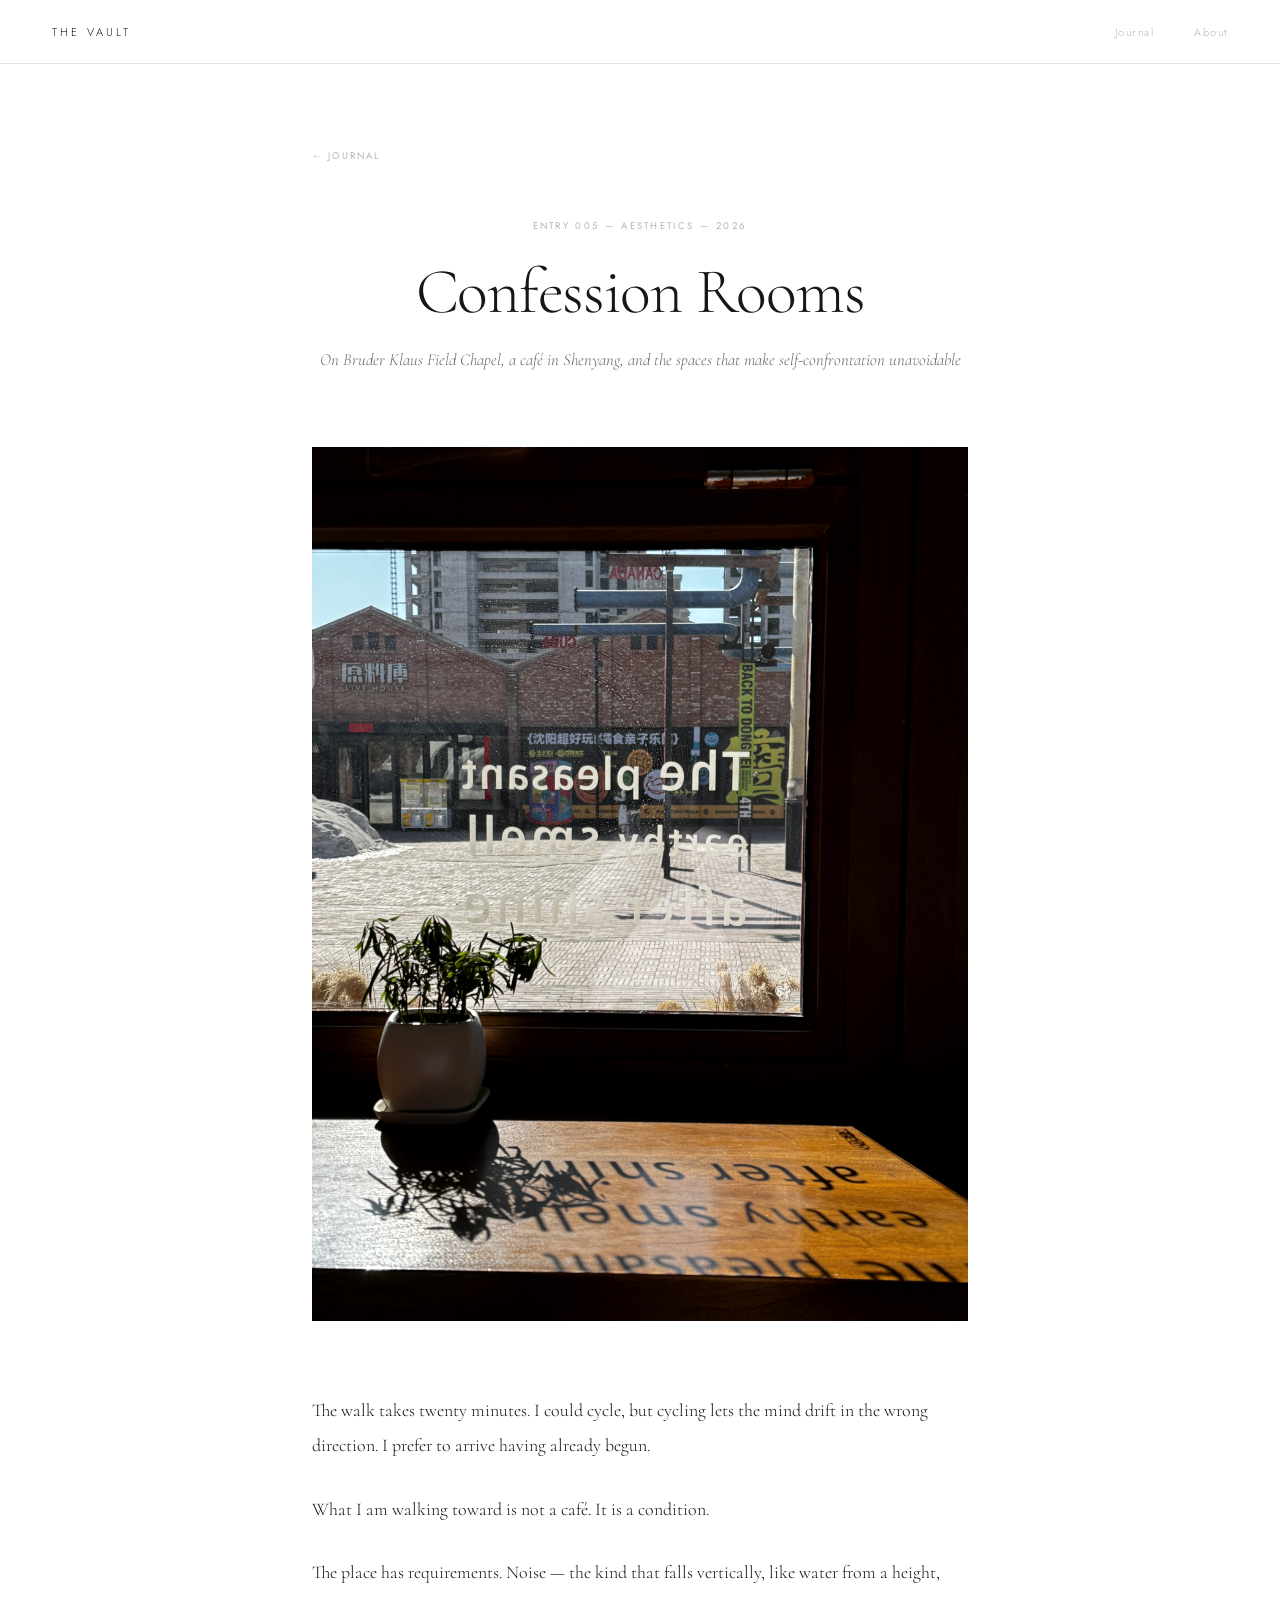
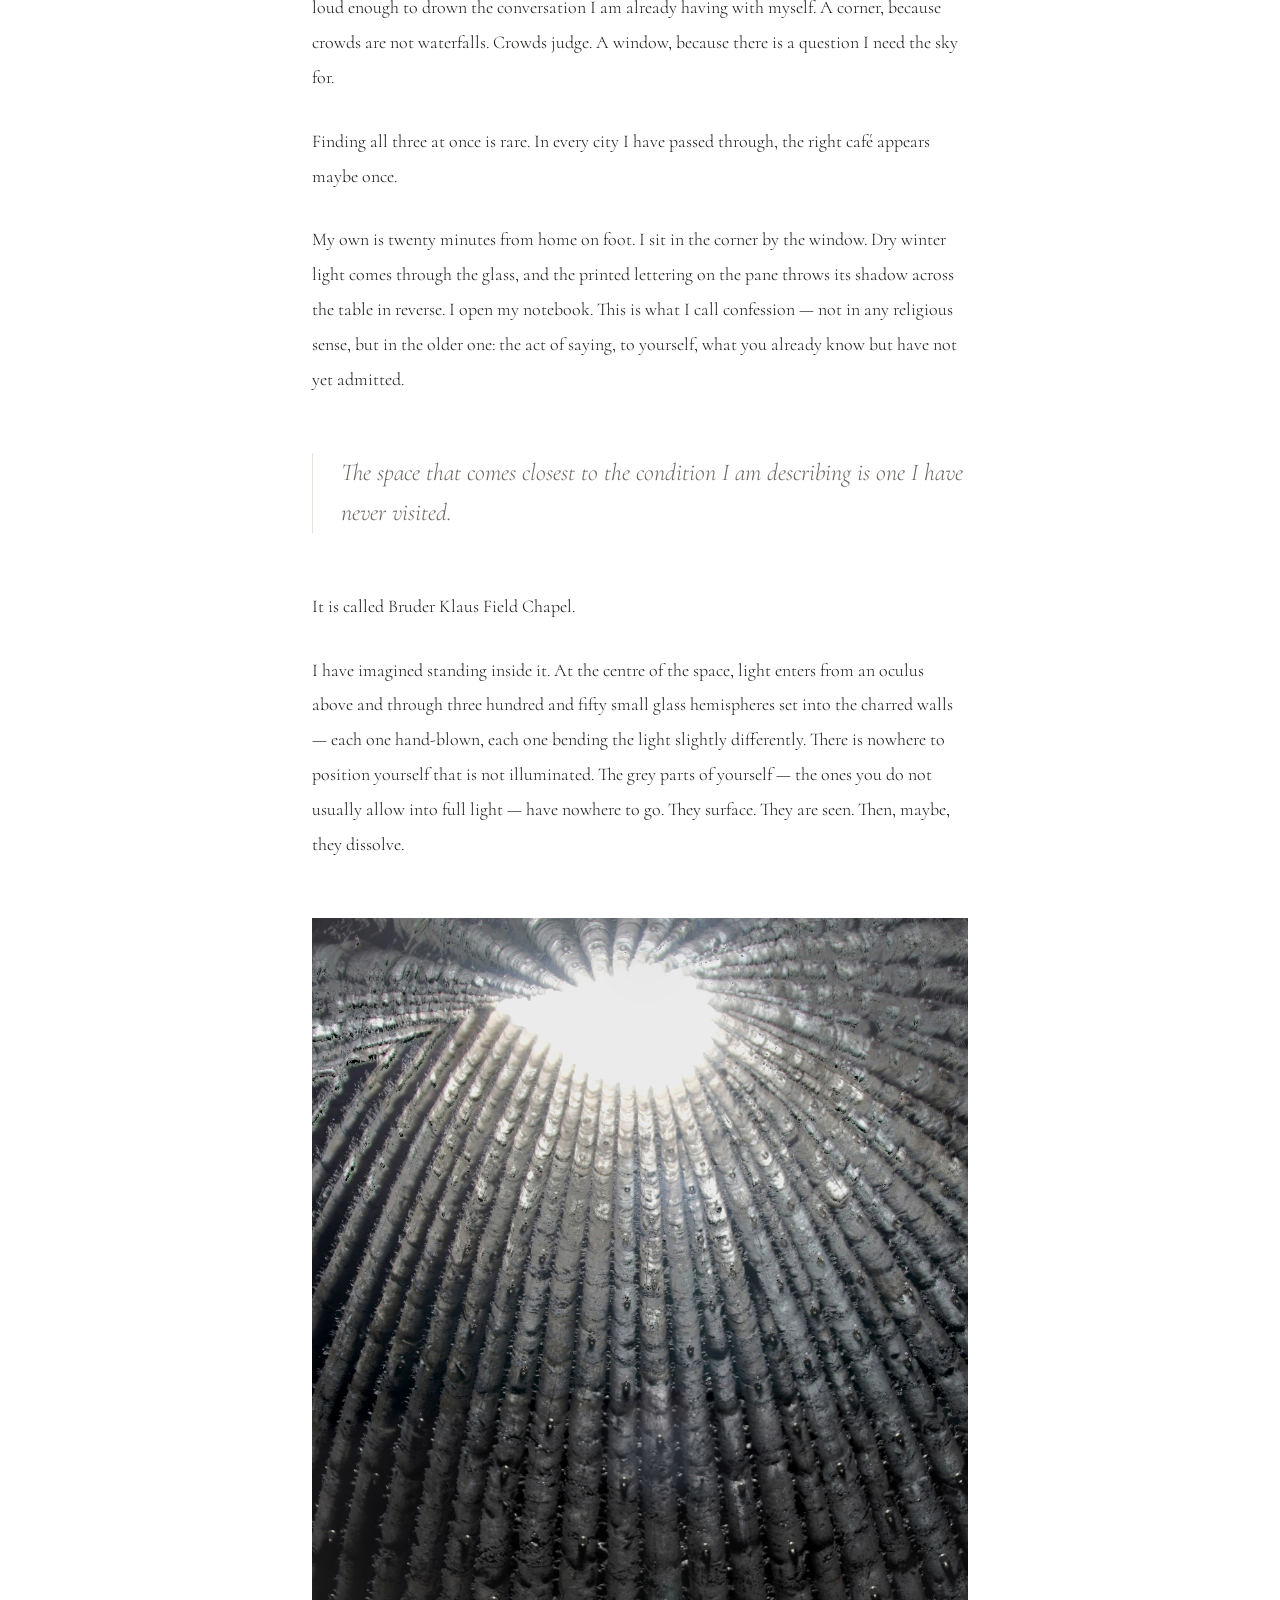
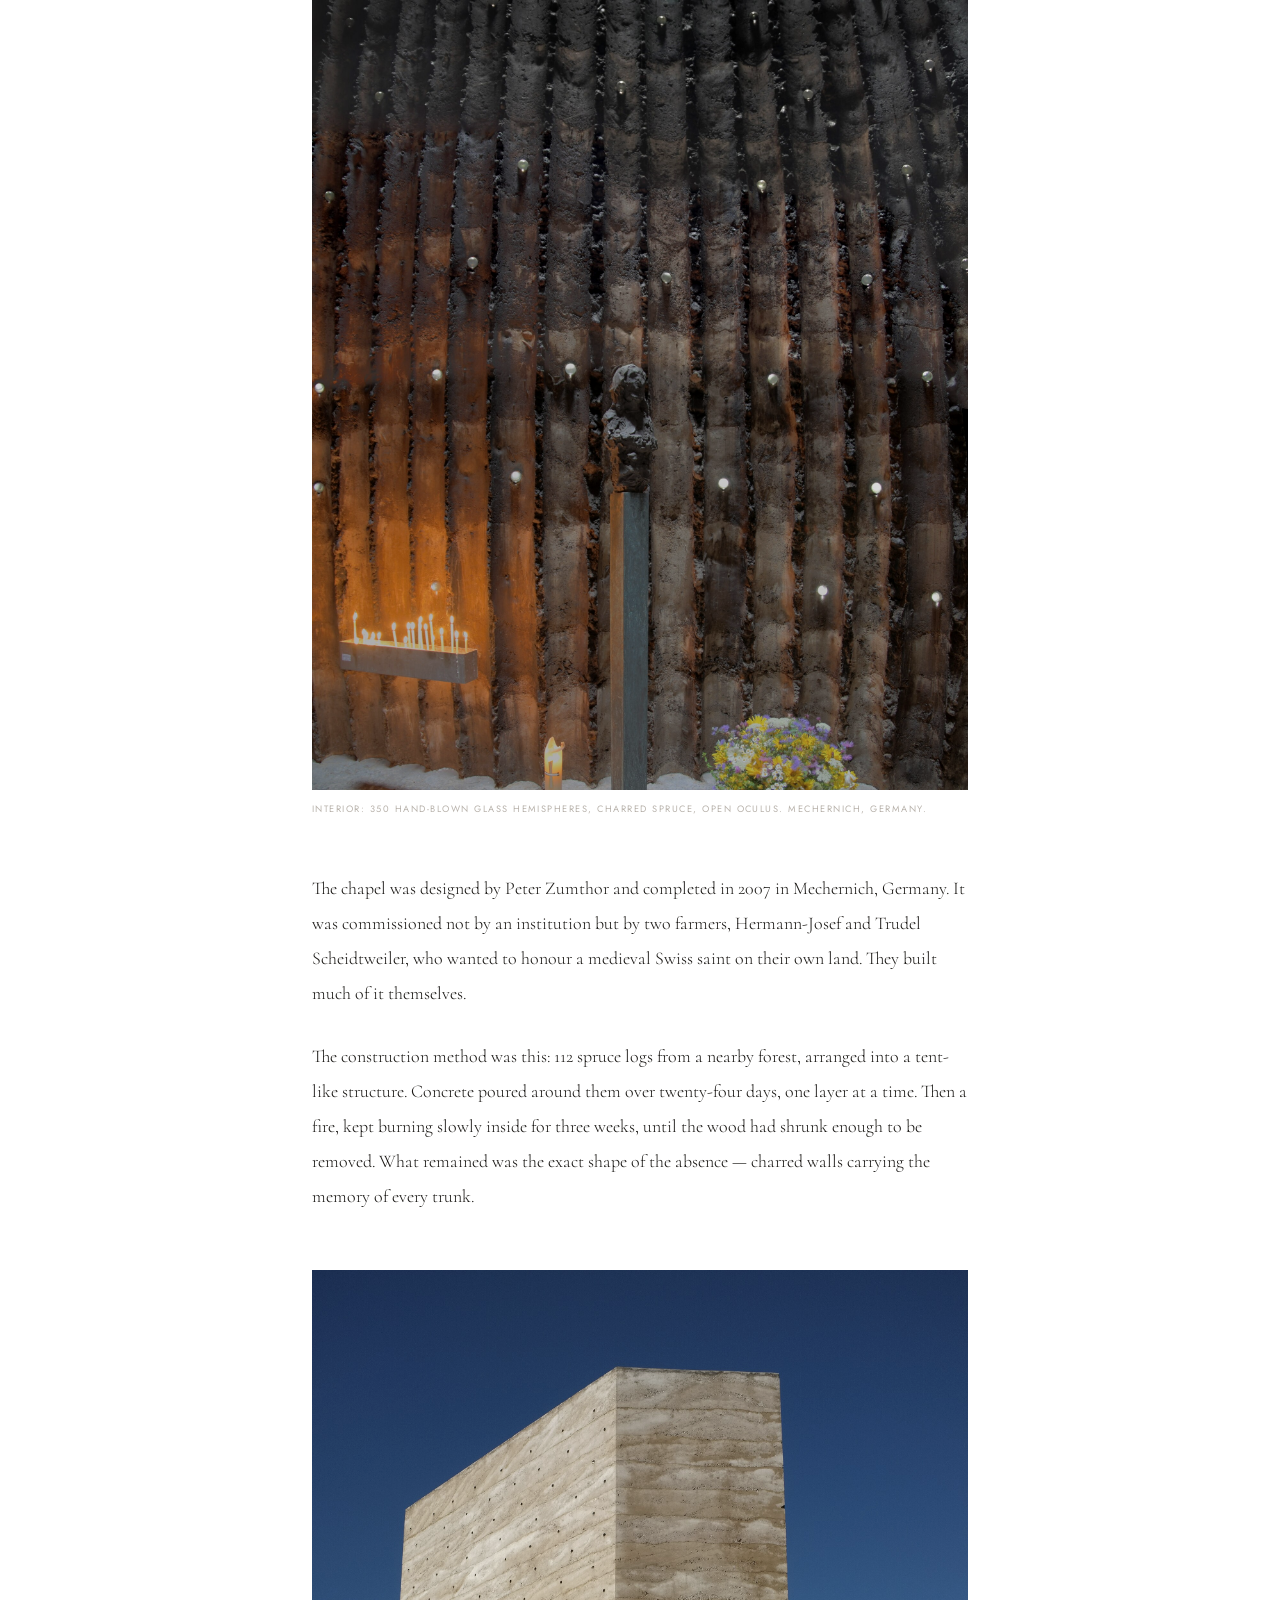
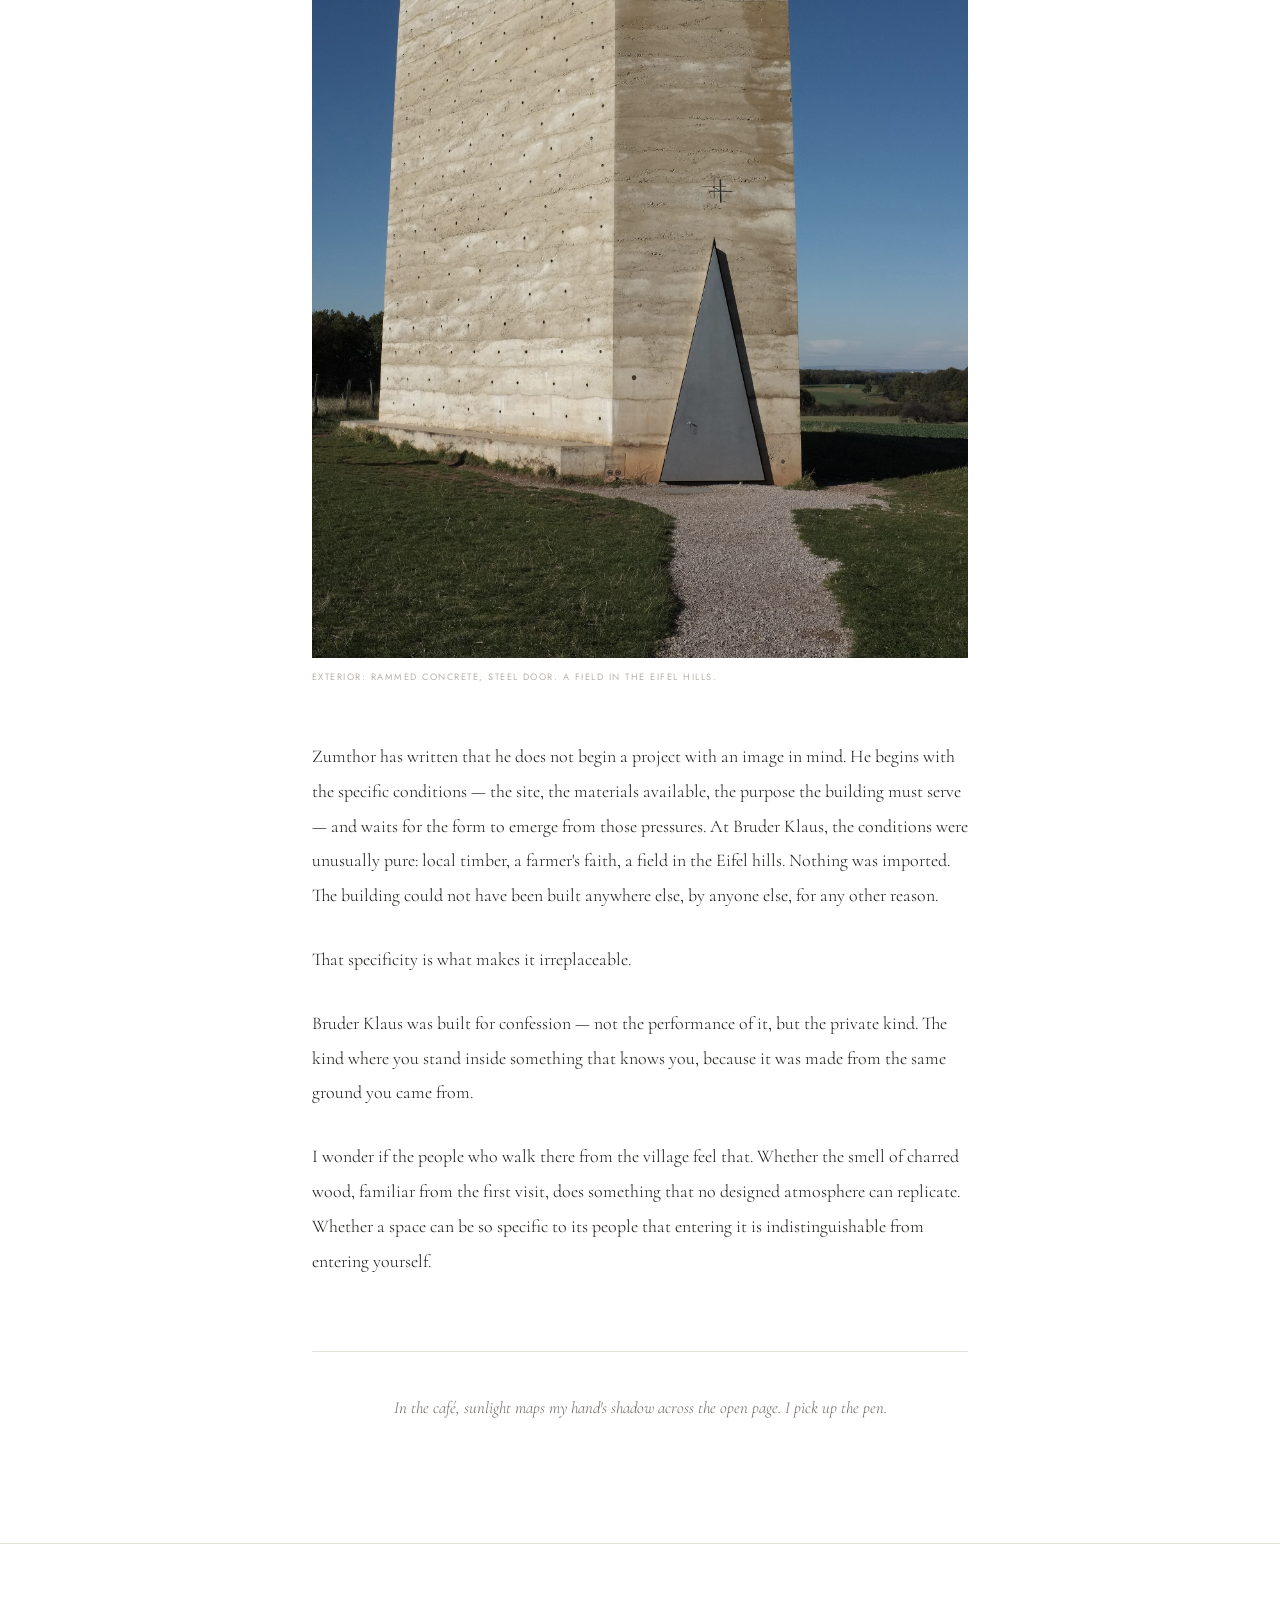
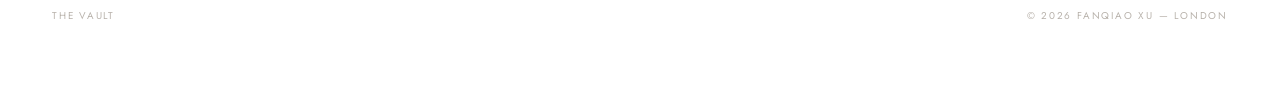
<file: diary_bruderklaus.html>
<!DOCTYPE html>
<html lang="en">
<head>
    <meta charset="UTF-8">
    <meta name="viewport" content="width=device-width, initial-scale=1.0">
    <title>Confession Rooms — The Vault</title>
    <link rel="stylesheet" href="vault.css">
    <link rel="stylesheet" href="article.css">
</head>
<body class="page-wrap">

<nav class="site-nav">
    <a href="index.html" class="nav-logo">The Vault</a>
    <div class="nav-links">
        <a href="index.html">Journal</a>
        <a href="about.html">About</a>
    </div>
</nav>

<div class="article-wrap">
    <a href="index.html" class="article-back">← Journal</a>

    <header class="article-header">
        <span class="article-kicker">Entry 005 — Aesthetics — 2026</span>
        <h1 class="article-title">Confession Rooms</h1>
        <p class="article-subtitle">On Bruder Klaus Field Chapel, a café in Shenyang, and the spaces that make self-confrontation unavoidable</p>
    </header>

    <img src="shenyang_cafe.JPG" alt="Café window, Shenyang" class="article-hero-img" style="filter: saturate(0.88) contrast(1.04);">

    <div class="article-body">

        <p>The walk takes twenty minutes. I could cycle, but cycling lets the mind drift in the wrong direction. I prefer to arrive having already begun.</p>

        <p>What I am walking toward is not a café. It is a condition.</p>

        <p>The place has requirements. Noise — the kind that falls vertically, like water from a height, loud enough to drown the conversation I am already having with myself. A corner, because crowds are not waterfalls. Crowds judge. A window, because there is a question I need the sky for.</p>

        <p>Finding all three at once is rare. In every city I have passed through, the right café appears maybe once.</p>

        <p>My own is twenty minutes from home on foot. I sit in the corner by the window. Dry winter light comes through the glass, and the printed lettering on the pane throws its shadow across the table in reverse. I open my notebook. This is what I call confession — not in any religious sense, but in the older one: the act of saying, to yourself, what you already know but have not yet admitted.</p>

        <div class="article-pull">
            The space that comes closest to the condition I am describing is one I have never visited.
        </div>

        <p>It is called Bruder Klaus Field Chapel.</p>

        <p>I have imagined standing inside it. At the centre of the space, light enters from an oculus above and through three hundred and fifty small glass hemispheres set into the charred walls — each one hand-blown, each one bending the light slightly differently. There is nowhere to position yourself that is not illuminated. The grey parts of yourself — the ones you do not usually allow into full light — have nowhere to go. They surface. They are seen. Then, maybe, they dissolve.</p>

    </div>

    <img src="chapel_interior.jpg" alt="Bruder Klaus Field Chapel interior — charred walls and oculus" class="article-img" style="filter: saturate(0.75) contrast(1.06) brightness(0.92);">
    <span class="article-img-caption">Interior: 350 hand-blown glass hemispheres, charred spruce, open oculus. Mechernich, Germany.</span>

    <div class="article-body">

        <p>The chapel was designed by Peter Zumthor and completed in 2007 in Mechernich, Germany. It was commissioned not by an institution but by two farmers, Hermann-Josef and Trudel Scheidtweiler, who wanted to honour a medieval Swiss saint on their own land. They built much of it themselves.</p>

        <p>The construction method was this: 112 spruce logs from a nearby forest, arranged into a tent-like structure. Concrete poured around them over twenty-four days, one layer at a time. Then a fire, kept burning slowly inside for three weeks, until the wood had shrunk enough to be removed. What remained was the exact shape of the absence — charred walls carrying the memory of every trunk.</p>

    </div>

    <img src="chapel_exterior.jpeg" alt="Bruder Klaus Field Chapel exterior" class="article-img" style="filter: saturate(0.82) contrast(1.03);">
    <span class="article-img-caption">Exterior: rammed concrete, steel door. A field in the Eifel hills.</span>

    <div class="article-body">

        <p>Zumthor has written that he does not begin a project with an image in mind. He begins with the specific conditions — the site, the materials available, the purpose the building must serve — and waits for the form to emerge from those pressures. At Bruder Klaus, the conditions were unusually pure: local timber, a farmer's faith, a field in the Eifel hills. Nothing was imported. The building could not have been built anywhere else, by anyone else, for any other reason.</p>

        <p>That specificity is what makes it irreplaceable.</p>

        <p>Bruder Klaus was built for confession — not the performance of it, but the private kind. The kind where you stand inside something that knows you, because it was made from the same ground you came from.</p>

        <p>I wonder if the people who walk there from the village feel that. Whether the smell of charred wood, familiar from the first visit, does something that no designed atmosphere can replicate. Whether a space can be so specific to its people that entering it is indistinguishable from entering yourself.</p>

    </div>

    <div class="article-conclusion">
        In the café, sunlight maps my hand's shadow across the open page. I pick up the pen.
    </div>

</div>

<footer class="site-footer">
    <span>The Vault</span>
    <span>© 2026 Fanqiao Xu — London</span>
</footer>

</body>
</html>
</file>
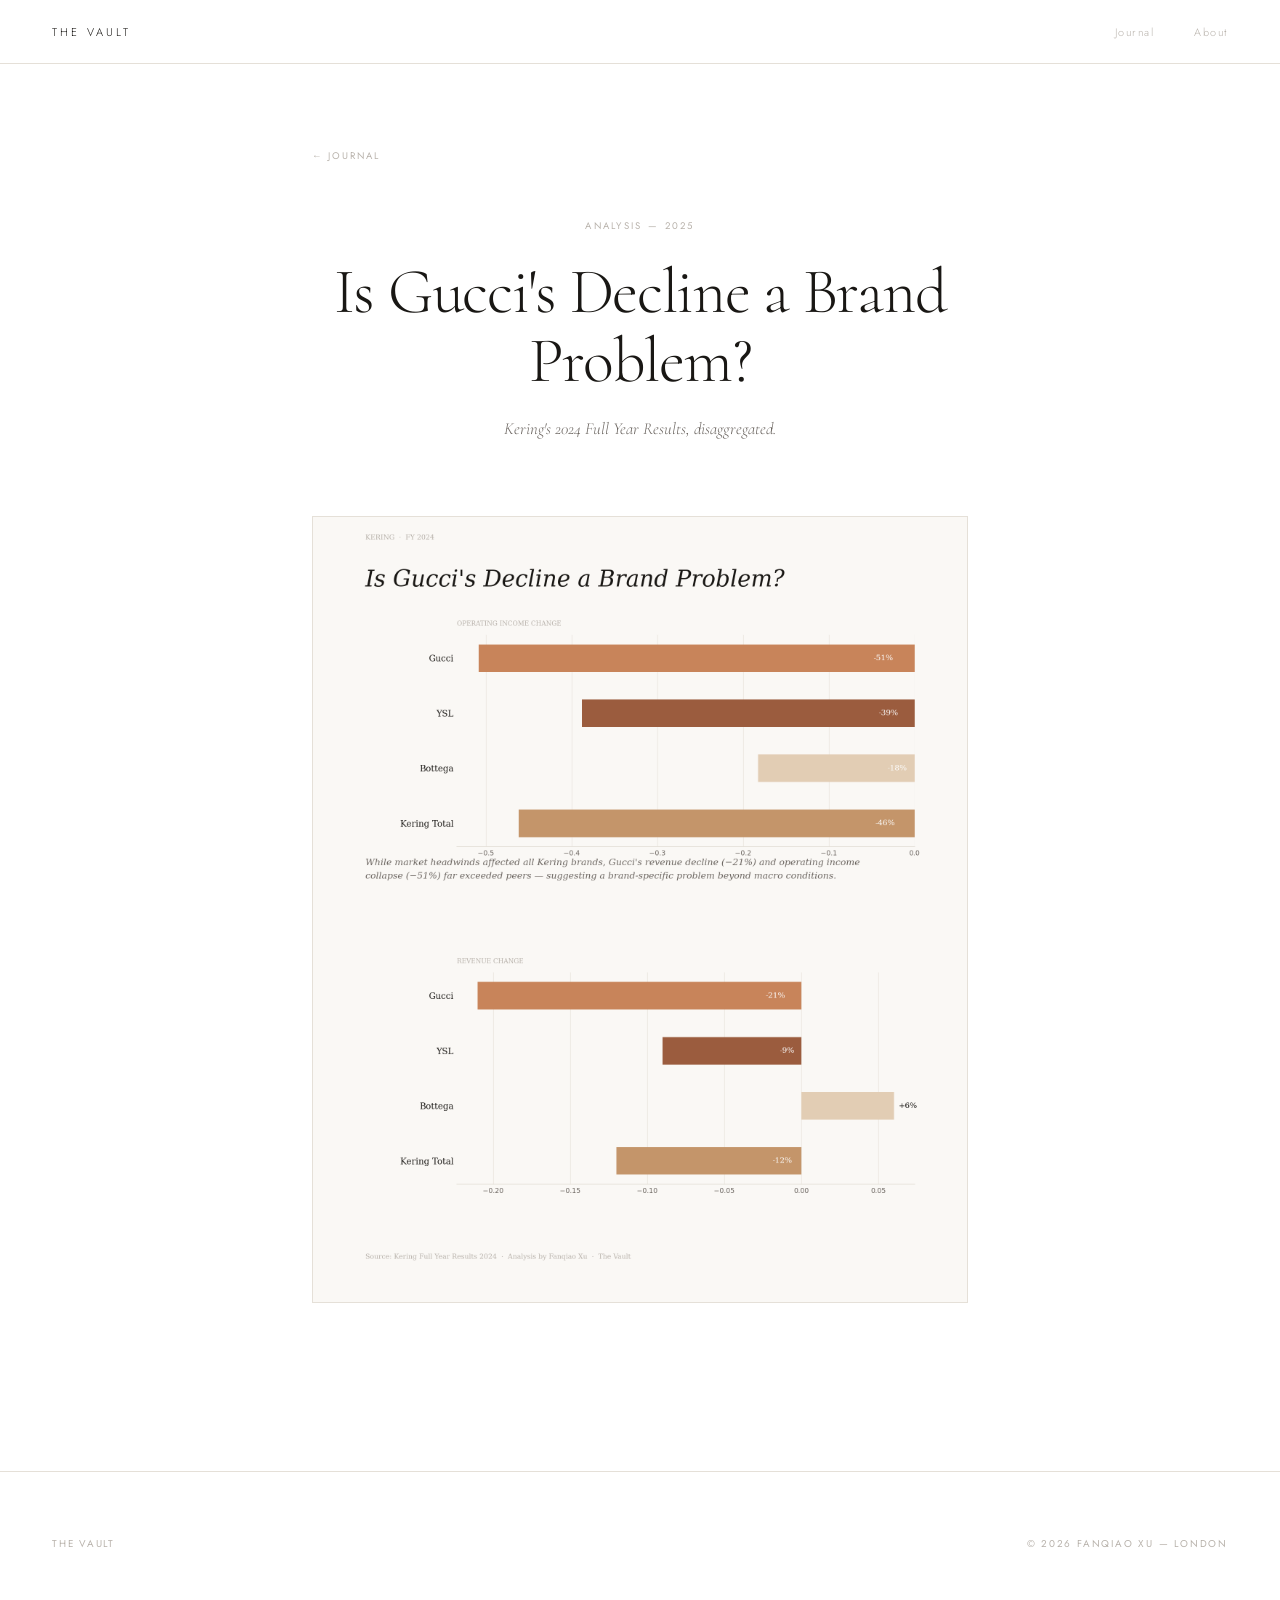
<file: insight_kering.html>
<!DOCTYPE html>
<html lang="en">
<head>
    <meta charset="UTF-8">
    <meta name="viewport" content="width=device-width, initial-scale=1.0">
    <title>Is Gucci's Decline a Brand Problem? — The Vault</title>
    <link rel="stylesheet" href="vault.css">
    <link rel="stylesheet" href="article.css">
    <style>
        .analysis-img {
            width: 100%;
            display: block;
            margin: 48px 0;
            border: 1px solid var(--rule);
        }
    </style>
</head>
<body class="page-wrap">

<nav class="site-nav">
    <a href="index.html" class="nav-logo">The Vault</a>
    <div class="nav-links">
        <a href="index.html">Journal</a>
        <a href="about.html">About</a>
    </div>
</nav>

<div class="article-wrap">
    <a href="index.html" class="article-back">← Journal</a>

    <header class="article-header">
        <span class="article-kicker">Analysis — 2025</span>
        <h1 class="article-title">Is Gucci's Decline a Brand Problem?</h1>
        <p class="article-subtitle">Kering's 2024 Full Year Results, disaggregated.</p>
    </header>

    <img src="kering_chart.png" alt="Kering Brand Performance 2024" class="analysis-img">

</div>

<footer class="site-footer">
    <span>The Vault</span>
    <span>© 2026 Fanqiao Xu — London</span>
</footer>

</body>
</html>
</file>
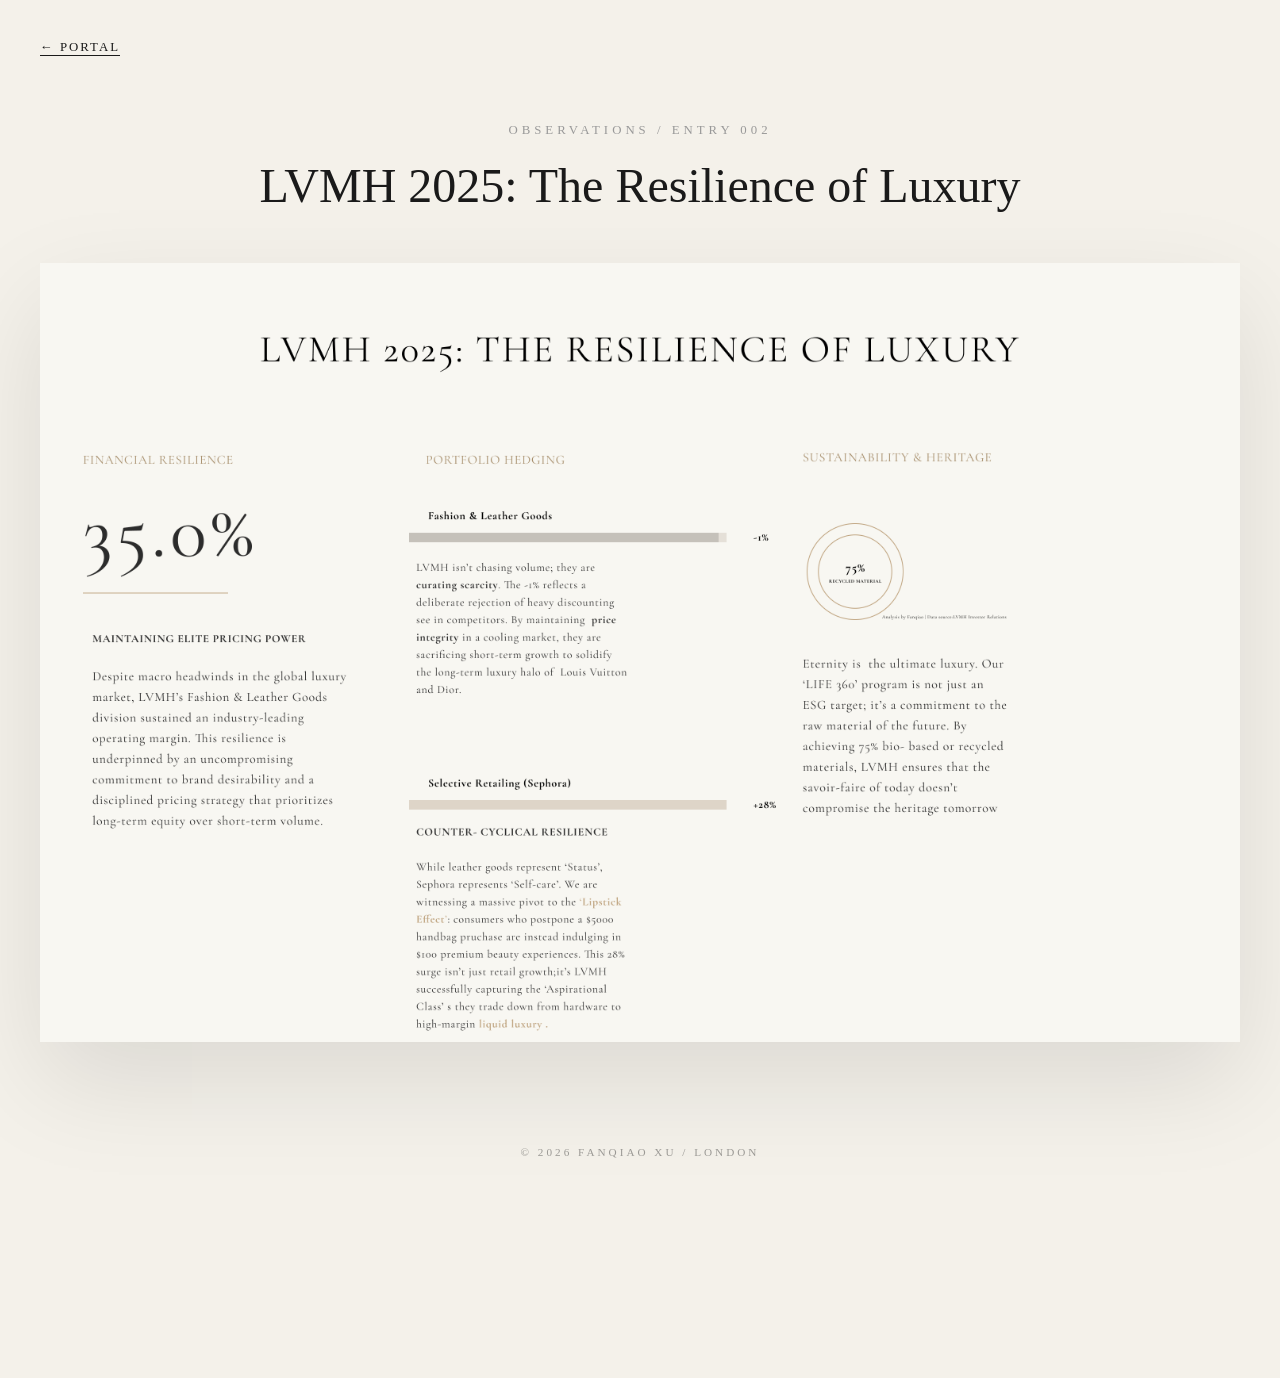
<file: insight_lvmh.html>
<!DOCTYPE html>
<html lang="en">
<head>
    <meta charset="UTF-8">
    <title>LVMH 2025 Analysis | Fanqiao's Vault</title>
    <style>
        body { background: #F4F1EA; margin: 0; padding: 0; font-family: "Optima", serif; color: #1A1A1A; }
        .nav-back { position: fixed; top: 40px; left: 40px; text-decoration: none; color: #1A1A1A; font-size: 0.8em; text-transform: uppercase; letter-spacing: 2px; border-bottom: 1px solid #1A1A1A; z-index: 100; }
        .container { max-width: 1200px; margin: 0 auto; padding: 120px 20px; text-align: center; }
        .analysis-image { width: 100%; height: auto; box-shadow: 0 40px 100px rgba(0,0,0,0.1); margin-top: 50px; }
        footer { padding: 100px 0; font-size: 0.7em; letter-spacing: 3px; opacity: 0.4; text-align: center; }
    </style>
</head>
<body>
    <a href="index.html" class="nav-back">← Portal</a>
    <div class="container">
        <span style="letter-spacing: 4px; font-size: 0.8em; color: #999;">OBSERVATIONS / ENTRY 002</span>
        <h1 style="font-weight: 300; font-size: 3em; margin: 20px 0 0 0;">LVMH 2025: The Resilience of Luxury</h1>
        <img src="lvmh_2025.jpg" alt="LVMH Analysis" class="analysis-image">
        <footer>© 2026 FANQIAO XU / LONDON</footer>
    </div>
</body>
</html>
</file>
<file: vault.css>
/* ═══════════════════════════════════════
   THE VAULT — shared stylesheet
   Tone: Cereal-adjacent. White, warm,
   generous space,衬线字体, no clutter.
═══════════════════════════════════════ */

@import url('https://fonts.googleapis.com/css2?family=Cormorant:ital,wght@0,300;0,400;0,500;1,300;1,400;1,500&family=Cormorant+Garamond:ital,wght@0,300;0,400;1,300;1,400&family=Jost:wght@300;400&display=swap');

*, *::before, *::after { box-sizing: border-box; margin: 0; padding: 0; }

:root {
    --white:   #FFFFFF;
    --paper:   #FAF8F5;
    --ink:     #191714;
    --mid:     #6B6560;
    --pale:    #B8B2AB;
    --rule:    #E5E0D8;
    --warm:    #C8A882;   /* accent — used sparingly */
}

html { scroll-behavior: smooth; }

body {
    background: var(--white);
    font-family: 'Cormorant', 'Cormorant Garamond', Georgia, serif;
    color: var(--ink);
    margin: 0;
    -webkit-font-smoothing: antialiased;
}

/* ── NAV ─────────────────────────────── */
.site-nav {
    position: fixed;
    top: 0; left: 0; right: 0;
    z-index: 200;
    padding: 0 52px;
    height: 64px;
    display: flex;
    align-items: center;
    justify-content: space-between;
    background: rgba(255,255,255,0.96);
    backdrop-filter: blur(12px);
    -webkit-backdrop-filter: blur(12px);
    border-bottom: 1px solid var(--rule);
}

.nav-logo {
    font-family: 'Jost', sans-serif;
    font-size: 0.7em;
    font-weight: 300;
    letter-spacing: 0.28em;
    text-transform: uppercase;
    color: var(--ink);
    text-decoration: none;
}

.nav-links {
    display: flex;
    gap: 40px;
    align-items: center;
}

.nav-links a {
    font-family: 'Jost', sans-serif;
    font-size: 0.68em;
    font-weight: 300;
    letter-spacing: 0.14em;
    color: var(--pale);
    text-decoration: none;
    transition: color 0.25s;
    position: relative;
}

.nav-links a:hover,
.nav-links a.active {
    color: var(--ink);
}

.nav-links a.active::after {
    content: '';
    position: absolute;
    bottom: -3px;
    left: 0; right: 0;
    height: 1px;
    background: var(--ink);
}

/* ── PAGE WRAPPER ─────────────────────── */
.page-wrap {
    padding-top: 64px; /* nav height */
}

/* ── FOOTER ──────────────────────────── */
.site-footer {
    padding: 64px 52px;
    border-top: 1px solid var(--rule);
    display: flex;
    justify-content: space-between;
    align-items: center;
    font-family: 'Jost', sans-serif;
    font-size: 0.62em;
    letter-spacing: 0.18em;
    text-transform: uppercase;
    color: var(--pale);
}

/* ── FADE-IN ─────────────────────────── */
.reveal {
    opacity: 0;
    transform: translateY(18px);
    transition: opacity 0.8s ease, transform 0.8s ease;
}
.reveal.visible {
    opacity: 1;
    transform: translateY(0);
}

/* ── MOBILE ──────────────────────────── */
@media (max-width: 768px) {
    .site-nav { padding: 0 24px; }
    .nav-links { gap: 24px; }
    .site-footer { padding: 40px 24px; flex-direction: column; gap: 8px; text-align: center; }
}
</file>
<file: article.css>
/* ═══════════════════════════════════════
   THE VAULT — article page styles
   Shared by all diary + analysis pages.
═══════════════════════════════════════ */

.article-wrap {
    max-width: 760px;
    margin: 0 auto;
    padding: 80px 52px 120px;
}

/* header */
.article-header {
    margin-bottom: 72px;
    text-align: center;
}

.article-kicker {
    font-family: 'Jost', sans-serif;
    font-size: 0.6em;
    letter-spacing: 0.24em;
    text-transform: uppercase;
    color: var(--pale);
    display: block;
    margin-bottom: 24px;
}

.article-title {
    font-family: 'Cormorant', serif;
    font-size: clamp(2.4em, 5vw, 4em);
    font-weight: 300;
    line-height: 1.08;
    letter-spacing: -0.02em;
    color: var(--ink);
    margin-bottom: 20px;
}

.article-subtitle {
    font-size: 1.05em;
    font-style: italic;
    font-weight: 300;
    color: var(--mid);
    line-height: 1.7;
}

/* hero image */
.article-hero-img {
    width: 100%;
    height: auto;
    display: block;
    margin-bottom: 72px;
    filter: saturate(0.85) contrast(1.02);
}

/* body text */
.article-body {
    font-size: 1.12em;
    font-weight: 300;
    line-height: 1.95;
    color: var(--ink);
}

.article-body p {
    margin-bottom: 1.6em;
}

.article-body em {
    font-style: italic;
}

.article-body strong {
    font-weight: 500;
}

/* inline images */
.article-img {
    width: 100%;
    margin: 56px 0 12px;
    display: block;
    filter: saturate(0.85) contrast(1.02);
}

.article-img-caption {
    font-family: 'Jost', sans-serif;
    font-size: 0.58em;
    letter-spacing: 0.16em;
    text-transform: uppercase;
    color: var(--pale);
    margin-bottom: 56px;
    display: block;
}

/* two-up images */
.article-img-pair {
    display: grid;
    grid-template-columns: 1fr 1fr;
    gap: 16px;
    margin: 56px 0;
}

.article-img-pair img {
    width: 100%;
    height: 100%;
    object-fit: cover;
    aspect-ratio: 3/4;
    display: block;
    filter: saturate(0.85) contrast(1.02);
}

/* pull quote */
.article-pull {
    margin: 56px 0;
    padding: 0 0 0 28px;
    border-left: 1px solid var(--rule);
    font-family: 'Cormorant', serif;
    font-size: 1.35em;
    font-style: italic;
    font-weight: 300;
    color: var(--mid);
    line-height: 1.65;
}

/* conclusion */
.article-conclusion {
    margin-top: 72px;
    padding-top: 40px;
    border-top: 1px solid var(--rule);
    font-size: 1.05em;
    font-style: italic;
    font-weight: 300;
    color: var(--mid);
    line-height: 1.85;
    text-align: center;
}

/* back link */
.article-back {
    display: inline-block;
    font-family: 'Jost', sans-serif;
    font-size: 0.6em;
    letter-spacing: 0.2em;
    text-transform: uppercase;
    color: var(--pale);
    text-decoration: none;
    margin-bottom: 56px;
    transition: color 0.2s;
}
.article-back:hover { color: var(--ink); }

@media (max-width: 768px) {
    .article-wrap { padding: 56px 24px 80px; }
    .article-img-pair { grid-template-columns: 1fr; }
}
</file>
